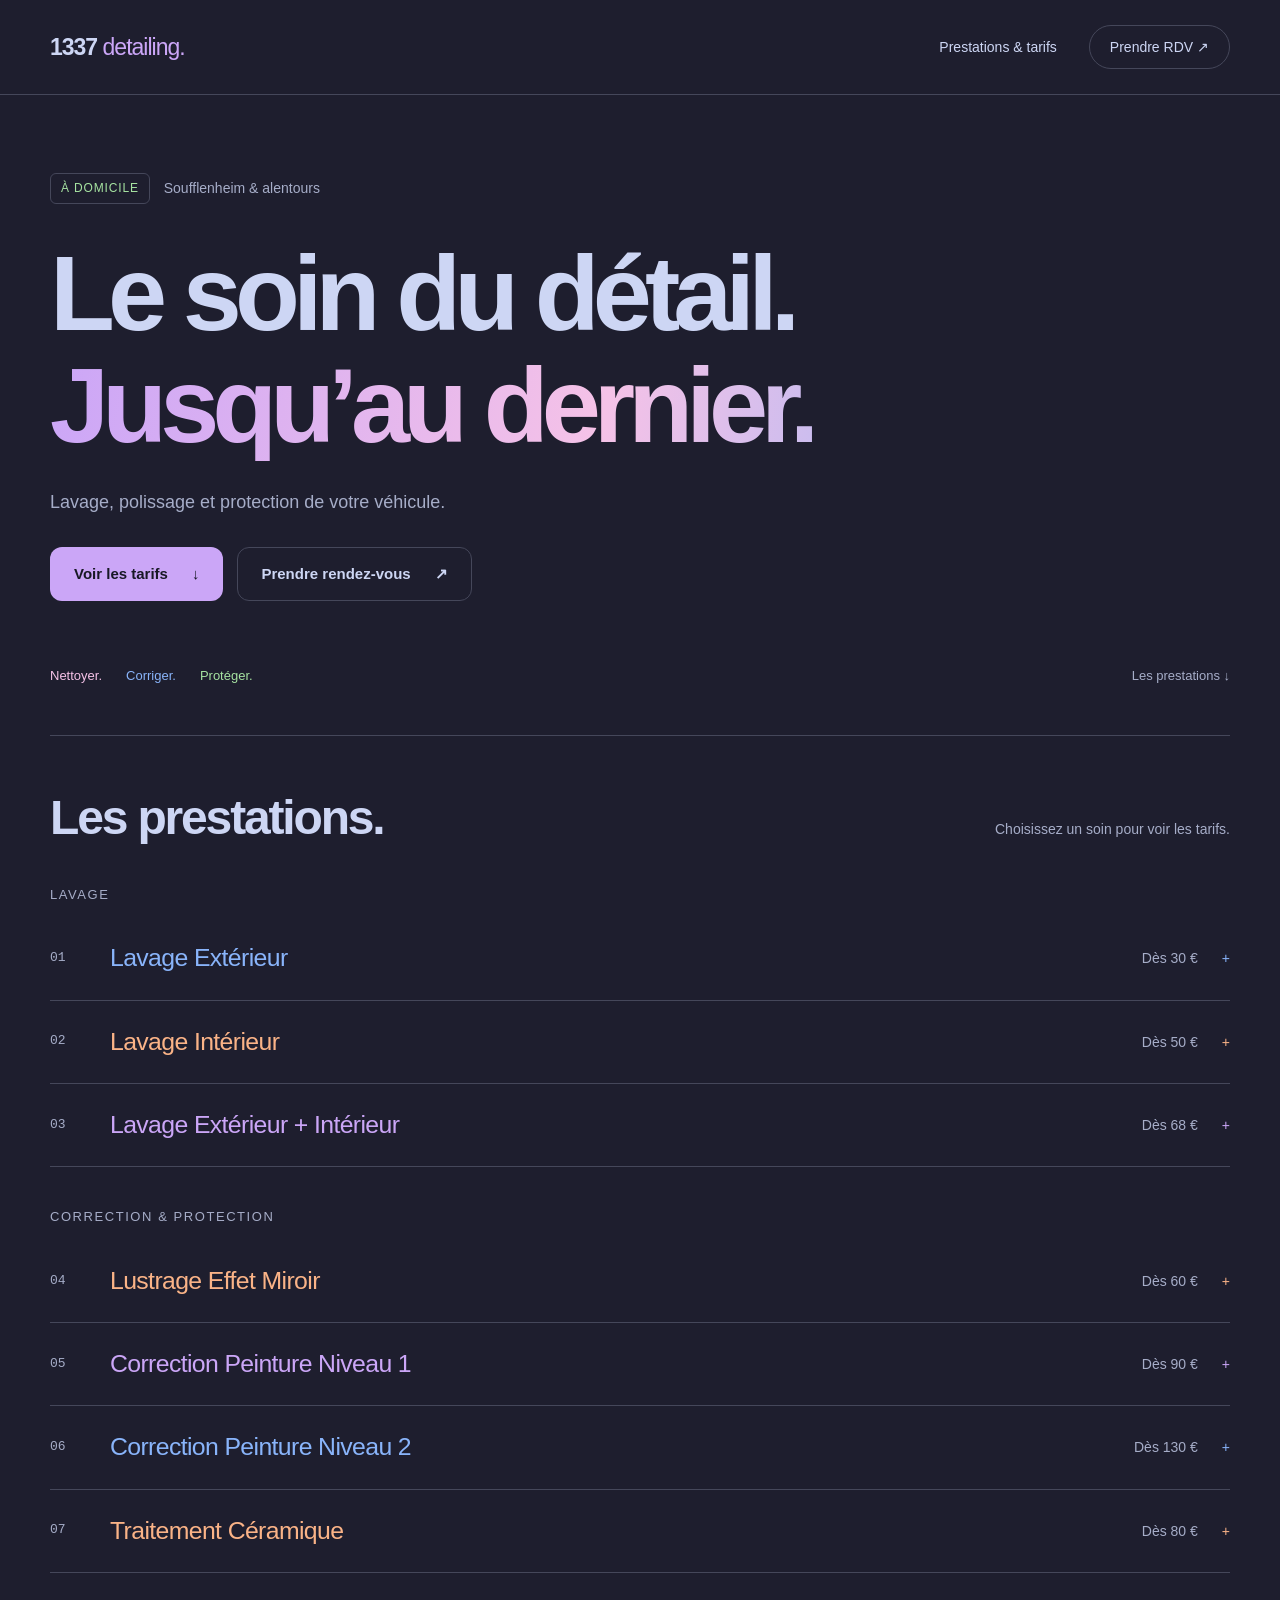
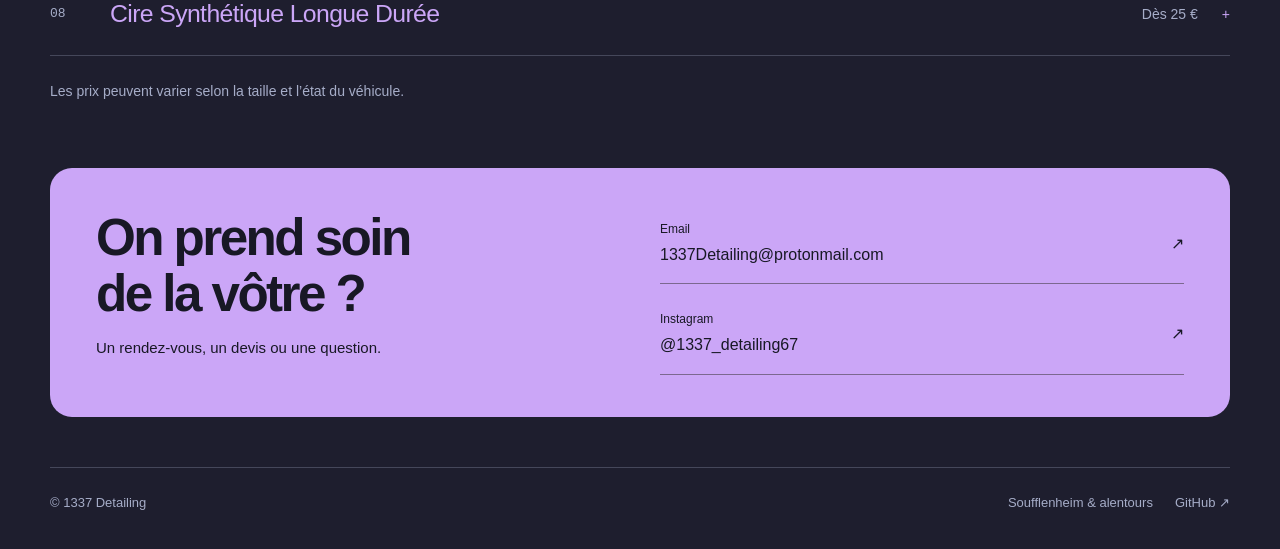
<file: archives/detailing-avant-refonte-2026-10-18.html>
<!doctype html>
<html lang="fr">
<head>
<meta charset="utf-8">
<meta name="viewport" content="width=device-width,initial-scale=1">
<meta name="theme-color" content="#1e1e2e">
<meta name="color-scheme" content="dark">
<meta name="description" content="1337 Detailing à domicile, à Soufflenheim et alentours. Lavage intérieur et extérieur, polissage, céramique. Prestations, tarifs et rendez-vous.">
<title>1337 Detailing — Soufflenheim et alentours</title>
<style>
:root{--bg:#1e1e2e;--surface:#181825;--text:#cdd6f4;--muted:#a6adc8;--line:#45475a;--mauve:#cba6f7;--pink:#f5c2e7;--blue:#89b4fa;--green:#a6e3a1;--peach:#fab387}
*{box-sizing:border-box}html{scroll-behavior:smooth;scroll-padding-top:30px}body{margin:0;background:var(--bg);color:var(--text);font:16px/1.6 Inter,"Segoe UI",Arial,sans-serif;-webkit-font-smoothing:antialiased}::selection{background:var(--mauve);color:var(--surface)}a{color:inherit;text-decoration:none}button{font:inherit;color:inherit;cursor:pointer}a:focus-visible,button:focus-visible,summary:focus-visible{outline:3px solid var(--peach);outline-offset:5px}.wrap{width:min(1180px,calc(100% - 64px));margin-inline:auto}.skip{position:fixed;top:-100px;padding:12px;background:var(--text);color:var(--bg);z-index:20}.skip:focus{top:8px}#scrollBar{position:fixed;inset:0 auto auto 0;height:3px;background:linear-gradient(90deg,var(--mauve),var(--pink),var(--blue));z-index:30;transform-origin:left;width:100%;transform:scaleX(0);pointer-events:none}
header{border-bottom:1px solid var(--line)}nav{min-height:94px;display:flex;align-items:center;justify-content:space-between;gap:20px}.brand{font-size:23px;letter-spacing:-1px;font-weight:750;white-space:nowrap}.brand span{color:var(--mauve);font-weight:500}.nav-links{display:flex;align-items:center;gap:32px;font-size:14px}.nav-links a{padding:12px 0}.nav-links a:hover{color:var(--pink)}.nav-links .nav-cta{border:1px solid var(--line);border-radius:100px;padding:10px 20px}.nav-toggle{display:none;background:none;border:1px solid var(--line);border-radius:8px;padding:9px 14px;font-size:14px}
.hero{padding:78px 0 48px}.eyebrow{font-size:14px;color:var(--muted);display:flex;gap:14px;align-items:center;flex-wrap:wrap}.badge{color:var(--green);border:1px solid var(--line);padding:5px 10px;border-radius:6px;font-size:12px;letter-spacing:.07em;text-transform:uppercase}h1{font-size:clamp(3.5rem,8.3vw,7.2rem);line-height:1.05;letter-spacing:-.065em;font-weight:700;margin:34px 0 27px}h1 span{display:block}.pastel{width:fit-content;background:linear-gradient(100deg,var(--mauve),var(--pink),var(--blue),var(--mauve));background-size:220% 100%;background-clip:text;-webkit-background-clip:text;color:transparent;animation:colors 5s ease both}.intro{font-size:18px;color:var(--muted);margin:0 0 30px}.actions{display:flex;gap:14px;flex-wrap:wrap}.btn{display:inline-flex;align-items:center;justify-content:center;gap:24px;min-height:54px;padding:14px 23px;border:1px solid var(--line);border-radius:12px;font-size:15px;font-weight:600;transition:transform .2s,background .2s}.btn:hover{transform:translateY(-3px);background:#313244}.btn.primary{background:var(--mauve);color:var(--surface);border-color:transparent}.btn.primary:hover{background:var(--pink)}.hero-foot{margin-top:65px;display:flex;justify-content:space-between;gap:20px;font-size:13px;color:var(--muted)}.hero-words{display:flex;gap:24px}.hero-words span:nth-child(1){color:var(--pink)}.hero-words span:nth-child(2){color:var(--blue)}.hero-words span:nth-child(3){color:var(--green)}
.services{border-top:1px solid var(--line);padding:56px 0 65px}.section-top{display:flex;justify-content:space-between;align-items:baseline;gap:20px;margin-bottom:35px}.section-top h2{font-size:clamp(2rem,4vw,3rem);line-height:1.1;letter-spacing:-.045em;font-weight:600;margin:0}.section-top p{font-size:14px;color:var(--muted);margin:0}.group-title{font-size:13px;text-transform:uppercase;letter-spacing:.12em;color:var(--muted);font-weight:500;margin:40px 0 12px}.service{border-bottom:1px solid var(--line);--tone:var(--mauve)}.service:nth-child(3n){--tone:var(--blue)}.service:nth-child(3n+1){--tone:var(--peach)}.service summary{list-style:none;display:grid;grid-template-columns:36px 1fr auto auto;align-items:center;gap:24px;padding:25px 0;cursor:pointer;transition:padding .2s}.service summary::-webkit-details-marker{display:none}.service summary:hover{padding-left:10px}.number{font-size:13px;color:var(--muted);font-family:ui-monospace,monospace}.service-name{font-size:clamp(1.1rem,2.1vw,1.55rem);font-weight:500;color:var(--tone);letter-spacing:-.025em;line-height:1.3}.starting{font-size:14px;color:var(--muted);white-space:nowrap}.more{font-size:14px;color:var(--tone)}.service[open] summary .more{visibility:hidden}.service[open] summary .more::after{content:'−';visibility:visible}.inline-detail{padding:0 0 28px 60px}.inline-detail p{color:var(--muted);margin:0 0 18px}.inline-detail .btn{margin-top:18px}.price-grid{display:grid;grid-template-columns:repeat(4,1fr);gap:10px;margin:20px 0}.price{background:var(--bg);border:1px solid var(--line);border-radius:12px;padding:16px}.price dt{font-size:13px;color:var(--muted);margin-bottom:8px}.price dd{font-size:25px;letter-spacing:-.04em;margin:0;font-weight:600}.offer{border-left:2px solid var(--green);padding:8px 15px;color:var(--green)!important;font-size:14px}.price-note{font-size:14px;color:var(--muted);margin:24px 0 0}
.contact{padding:42px 46px;background:var(--mauve);color:var(--surface);border-radius:22px;margin-bottom:50px;display:grid;grid-template-columns:1fr 1fr;gap:40px}.contact h2{font-size:clamp(2rem,4vw,3.3rem);font-weight:600;line-height:1.1;letter-spacing:-.05em;margin:0 0 14px}.contact p{font-size:15px;margin:0}.channels{display:flex;flex-direction:column;justify-content:center;gap:16px}.contact-link{border-bottom:1px solid #7c688f;padding:10px 0 16px;display:flex;justify-content:space-between;align-items:center;gap:16px}.contact-link:hover .contact-value{text-decoration:underline}.contact-label{display:block;font-size:12px;margin-bottom:3px}.contact-value{font-size:16px;overflow-wrap:anywhere}footer{border-top:1px solid var(--line);padding:25px 0 35px;display:flex;justify-content:space-between;gap:20px;color:var(--muted);font-size:13px}.footer-links{display:flex;gap:22px}footer a:hover{color:var(--pink)}
dialog{width:min(680px,calc(100% - 32px));max-height:calc(100dvh - 40px);border:1px solid var(--line);border-radius:20px;background:var(--surface);color:var(--text);padding:36px;margin:auto;overflow:auto}dialog::backdrop{background:#11111be0;backdrop-filter:blur(8px)}dialog[open]{animation:enter .25s ease}.dialog-top{display:flex;justify-content:space-between;align-items:center;gap:20px;margin-bottom:20px}.dialog-top span{font-size:13px;color:var(--muted)}.close{background:transparent;border:1px solid var(--line);border-radius:8px;padding:7px 13px;font-size:14px}dialog h2{font-size:clamp(1.65rem,4vw,2.2rem);font-weight:600;line-height:1.2;letter-spacing:-.04em;margin:0 0 17px}#modalDesc{color:var(--muted)}dialog .btn{width:100%;margin-top:12px}.enter{animation:enter .8s both}.delay{animation-delay:.1s}.delay2{animation-delay:.2s}@keyframes enter{from{opacity:0;transform:translateY(20px)}to{opacity:1;transform:none}}@keyframes colors{from{background-position:100% 50%}to{background-position:0 50%}}
@media(max-width:760px){.wrap{width:calc(100% - 40px)}nav{min-height:80px;flex-wrap:wrap;padding-block:18px}.brand{font-size:21px}.nav-toggle{display:block}.nav-links{width:100%;gap:20px;justify-content:space-between;padding-top:10px}.js .nav-links{display:none}.js .nav-links.open{display:flex}.hero{padding:45px 0 32px}h1{font-size:clamp(3rem,11.5vw,5.5rem)}.intro{font-size:16px;max-width:320px}.hero-foot{margin-top:44px}.hero-words{gap:18px}.hero-foot>a{display:none}.services{padding:38px 0 45px}.section-top{align-items:flex-start;flex-direction:column;gap:12px}.service summary{grid-template-columns:24px 1fr auto;gap:12px;padding:22px 0}.service-name{font-size:1.15rem}.starting{grid-column:2;font-size:13px}.more{grid-column:3;grid-row:1 / 3}.inline-detail{padding-left:0}.price-grid{grid-template-columns:1fr 1fr}.contact{grid-template-columns:1fr;padding:28px 24px;gap:20px}.contact-value{font-size:14px}footer{flex-wrap:wrap}dialog{padding:25px 20px}.eyebrow{gap:10px;font-size:13px}}
@media(prefers-reduced-motion:reduce){html{scroll-behavior:auto}*,*::before,*::after{animation:none!important;transition:none!important}}
</style>
</head>
<body>
<a class="skip" href="#main">Aller au contenu</a><div id="scrollBar" aria-hidden="true"></div>
<header id="home"><nav class="wrap" aria-label="Navigation principale"><a class="brand" href="#home">1337 <span>detailing.</span></a><button class="nav-toggle" id="navToggle" aria-expanded="false" aria-controls="navLinks">Menu</button><div class="nav-links" id="navLinks"><a href="#services">Prestations &amp; tarifs</a><a class="nav-cta" href="#contact">Prendre RDV ↗</a></div></nav></header>
<main class="wrap" id="main">
<section class="hero"><div class="eyebrow enter"><span class="badge">À domicile</span> Soufflenheim &amp; alentours</div><h1 class="enter delay"><span>Le soin du détail.</span><span class="pastel">Jusqu’au dernier.</span></h1><p class="intro enter delay2">Lavage, polissage et protection de votre véhicule.</p><div class="actions enter delay2"><a class="btn primary" href="#services">Voir les tarifs <span aria-hidden="true">↓</span></a><a class="btn" href="#contact">Prendre rendez-vous <span aria-hidden="true">↗</span></a></div><div class="hero-foot"><div class="hero-words"><span>Nettoyer.</span><span>Corriger.</span><span>Protéger.</span></div><a href="#services">Les prestations ↓</a></div></section>
<section class="services" id="services"><div class="section-top"><h2>Les prestations.</h2><p>Choisissez un soin pour voir les tarifs.</p></div>
<h3 class="group-title">Lavage</h3>
<details class="service"><summary aria-haspopup="dialog"><span class="number">01</span><span class="service-name">Lavage Extérieur</span><span class="starting">Dès 30 €</span><span class="more" aria-hidden="true">+</span></summary><div class="inline-detail"><p>Carrosserie, jantes et passages de roues.</p><p class="offer">Finition Brillante</p><dl class="price-grid"><div class="price"><dt>Moto</dt><dd>30€</dd></div><div class="price"><dt>Citadine</dt><dd>35€</dd></div><div class="price"><dt>Berline / Break</dt><dd>40€</dd></div><div class="price"><dt>SUV / 4x4</dt><dd>50€</dd></div></dl><a class="btn primary" href="#contact">Prendre rendez-vous ↗</a></div></details>
<details class="service"><summary aria-haspopup="dialog"><span class="number">02</span><span class="service-name">Lavage Intérieur</span><span class="starting">Dès 50 €</span><span class="more" aria-hidden="true">+</span></summary><div class="inline-detail"><p>Aspiration, plastiques et vitres intérieures.</p><p class="offer">Habitacle Assaini</p><dl class="price-grid"><div class="price"><dt>Moto</dt><dd>—</dd></div><div class="price"><dt>Citadine</dt><dd>50€</dd></div><div class="price"><dt>Berline / Break</dt><dd>60€</dd></div><div class="price"><dt>SUV / 4x4</dt><dd>65€</dd></div></dl><a class="btn primary" href="#contact">Prendre rendez-vous ↗</a></div></details>
<details class="service"><summary aria-haspopup="dialog"><span class="number">03</span><span class="service-name">Lavage Extérieur + Intérieur</span><span class="starting">Dès 68 €</span><span class="more" aria-hidden="true">+</span></summary><div class="inline-detail"><p>Le lavage complet, intérieur et extérieur.</p><p class="offer">Économie exclusive de -20% déjà calculée et appliquée sur cette formule</p><dl class="price-grid"><div class="price"><dt>Moto</dt><dd>—</dd></div><div class="price"><dt>Citadine</dt><dd>68€</dd></div><div class="price"><dt>Berline / Break</dt><dd>80€</dd></div><div class="price"><dt>SUV / 4x4</dt><dd>92€</dd></div></dl><a class="btn primary" href="#contact">Prendre rendez-vous ↗</a></div></details>
<h3 class="group-title">Correction &amp; protection</h3>
<details class="service"><summary aria-haspopup="dialog"><span class="number">04</span><span class="service-name">Lustrage Effet Miroir</span><span class="starting">Dès 60 €</span><span class="more" aria-hidden="true">+</span></summary><div class="inline-detail"><p>Polissage de finition pour raviver la brillance.</p><p class="offer">Offre Spéciale : -50% sur la Cire Synthétique Longue Durée avec ce soin</p><dl class="price-grid"><div class="price"><dt>Moto</dt><dd>60€</dd></div><div class="price"><dt>Citadine</dt><dd>100€</dd></div><div class="price"><dt>Berline / Break</dt><dd>115€</dd></div><div class="price"><dt>SUV / 4x4</dt><dd>130€</dd></div></dl><a class="btn primary" href="#contact">Prendre rendez-vous ↗</a></div></details>
<details class="service"><summary aria-haspopup="dialog"><span class="number">05</span><span class="service-name">Correction Peinture Niveau 1</span><span class="starting">Dès 90 €</span><span class="more" aria-hidden="true">+</span></summary><div class="inline-detail"><p>Correction des micro-rayures légères.</p><p class="offer">Offre Spéciale : -50% sur la Cire Synthétique Longue Durée avec ce soin</p><dl class="price-grid"><div class="price"><dt>Moto</dt><dd>90€</dd></div><div class="price"><dt>Citadine</dt><dd>150€</dd></div><div class="price"><dt>Berline / Break</dt><dd>170€</dd></div><div class="price"><dt>SUV / 4x4</dt><dd>190€</dd></div></dl><a class="btn primary" href="#contact">Prendre rendez-vous ↗</a></div></details>
<details class="service"><summary aria-haspopup="dialog"><span class="number">06</span><span class="service-name">Correction Peinture Niveau 2</span><span class="starting">Dès 130 €</span><span class="more" aria-hidden="true">+</span></summary><div class="inline-detail"><p>Polissage en plusieurs étapes des défauts marqués.</p><p class="offer">Offre Spéciale : -50% sur la Cire Synthétique Longue Durée avec ce soin</p><dl class="price-grid"><div class="price"><dt>Moto</dt><dd>130€</dd></div><div class="price"><dt>Citadine</dt><dd>200€</dd></div><div class="price"><dt>Berline / Break</dt><dd>240€</dd></div><div class="price"><dt>SUV / 4x4</dt><dd>280€</dd></div></dl><a class="btn primary" href="#contact">Prendre rendez-vous ↗</a></div></details>
<details class="service"><summary aria-haspopup="dialog"><span class="number">07</span><span class="service-name">Traitement Céramique</span><span class="starting">Dès 80 €</span><span class="more" aria-hidden="true">+</span></summary><div class="inline-detail"><p>Protection hydrophobe pour faciliter les lavages.</p><p class="offer">Protection Longue Durée</p><dl class="price-grid"><div class="price"><dt>Moto</dt><dd>80€</dd></div><div class="price"><dt>Citadine</dt><dd>100€</dd></div><div class="price"><dt>Berline / Break</dt><dd>130€</dd></div><div class="price"><dt>SUV / 4x4</dt><dd>160€</dd></div></dl><a class="btn primary" href="#contact">Prendre rendez-vous ↗</a></div></details>
<details class="service"><summary aria-haspopup="dialog"><span class="number">08</span><span class="service-name">Cire Synthétique Longue Durée</span><span class="starting">Dès 25 €</span><span class="more" aria-hidden="true">+</span></summary><div class="inline-detail"><p>Protection et brillance avec un scellant synthétique.</p><p class="offer">Bénéficiez de -50% si couplé à un lustrage ou une correction de peinture</p><dl class="price-grid"><div class="price"><dt>Moto</dt><dd>25€</dd></div><div class="price"><dt>Citadine</dt><dd>40€</dd></div><div class="price"><dt>Berline / Break</dt><dd>50€</dd></div><div class="price"><dt>SUV / 4x4</dt><dd>70€</dd></div></dl><a class="btn primary" href="#contact">Prendre rendez-vous ↗</a></div></details>
<p class="price-note">Les prix peuvent varier selon la taille et l’état du véhicule.</p></section>
<section class="contact" id="contact"><div><h2>On prend soin<br>de la vôtre ?</h2><p>Un rendez-vous, un devis ou une question.</p></div><div class="channels"><a class="contact-link" href="mailto:1337Detailing@protonmail.com"><span><span class="contact-label">Email</span><span class="contact-value">1337Detailing@protonmail.com</span></span><span aria-hidden="true">↗</span></a><a class="contact-link" href="https://instagram.com/1337_detailing67" target="_blank" rel="noopener"><span><span class="contact-label">Instagram</span><span class="contact-value">@1337_detailing67</span></span><span aria-hidden="true">↗</span></a></div></section>
</main>
<footer class="wrap"><span>© 1337 Detailing</span><div class="footer-links"><span>Soufflenheim &amp; alentours</span><a href="https://github.com/1337Detailing/1337detailing.github.io">GitHub ↗</a></div></footer>
<dialog id="svcModal" aria-labelledby="modalTitle" aria-describedby="modalDesc"><div class="dialog-top"><span id="modalNum"></span><button class="close" id="modalClose" autofocus>Fermer ×</button></div><h2 id="modalTitle"></h2><p id="modalDesc"></p><div id="modalOfferZone"></div><dl class="price-grid" id="modalGrid"></dl><p class="price-note">Les prix peuvent varier selon la taille et l’état du véhicule.</p><a class="btn primary" id="modalBookBtn" href="#contact">Prendre rendez-vous ↗</a></dialog>
<script>
const services = [{"id": "01", "title": "Lavage Extérieur", "desc": "Carrosserie, jantes et passages de roues.", "tag": "Finition Brillante", "offer": "", "p-moto": "30€", "p-citadine": "35€", "p-berline": "40€", "p-suv": "50€"}, {"id": "02", "title": "Lavage Intérieur", "desc": "Aspiration, plastiques et vitres intérieures.", "tag": "Habitacle Assaini", "offer": "", "p-moto": "—", "p-citadine": "50€", "p-berline": "60€", "p-suv": "65€"}, {"id": "03", "title": "Lavage Extérieur + Intérieur", "desc": "Le lavage complet, intérieur et extérieur.", "tag": "", "offer": "Économie exclusive de -20% déjà calculée et appliquée sur cette formule", "p-moto": "—", "p-citadine": "68€", "p-berline": "80€", "p-suv": "92€"}, {"id": "04", "title": "Lustrage Effet Miroir", "desc": "Polissage de finition pour raviver la brillance.", "tag": "", "offer": "Offre Spéciale : -50% sur la Cire Synthétique Longue Durée avec ce soin", "p-moto": "60€", "p-citadine": "100€", "p-berline": "115€", "p-suv": "130€"}, {"id": "05", "title": "Correction Peinture Niveau 1", "desc": "Correction des micro-rayures légères.", "tag": "", "offer": "Offre Spéciale : -50% sur la Cire Synthétique Longue Durée avec ce soin", "p-moto": "90€", "p-citadine": "150€", "p-berline": "170€", "p-suv": "190€"}, {"id": "06", "title": "Correction Peinture Niveau 2", "desc": "Polissage en plusieurs étapes des défauts marqués.", "tag": "", "offer": "Offre Spéciale : -50% sur la Cire Synthétique Longue Durée avec ce soin", "p-moto": "130€", "p-citadine": "200€", "p-berline": "240€", "p-suv": "280€"}, {"id": "07", "title": "Traitement Céramique", "desc": "Protection hydrophobe pour faciliter les lavages.", "tag": "Protection Longue Durée", "offer": "", "p-moto": "80€", "p-citadine": "100€", "p-berline": "130€", "p-suv": "160€"}, {"id": "08", "title": "Cire Synthétique Longue Durée", "desc": "Protection et brillance avec un scellant synthétique.", "tag": "Protection Renforcée", "offer": "Bénéficiez de -50% si couplé à un lustrage ou une correction de peinture", "p-moto": "25€", "p-citadine": "40€", "p-berline": "50€", "p-suv": "70€"}];
const modal = document.getElementById('svcModal');
const motion = matchMedia('(prefers-reduced-motion: reduce)');
const navToggle = document.getElementById('navToggle');
const navLinks = document.getElementById('navLinks');
document.documentElement.classList.add('js');
function closeNav(){navLinks.classList.remove('open');navToggle.setAttribute('aria-expanded','false');navToggle.textContent='Menu';}
navToggle.addEventListener('click',()=>{const open=navLinks.classList.toggle('open');navToggle.setAttribute('aria-expanded',String(open));navToggle.textContent=open?'Fermer':'Menu';});
navLinks.querySelectorAll('a').forEach(a=>a.addEventListener('click',closeNav));
document.addEventListener('keydown',e=>{if(e.key==='Escape')closeNav();});
let previousOverflow='';
if(typeof modal.showModal==='function'){
 document.querySelectorAll('.service').forEach((row,i)=>row.querySelector('summary').addEventListener('click',event=>{
  event.preventDefault();const s=services[i];
  document.getElementById('modalNum').textContent='Prestation '+s.id;
  document.getElementById('modalTitle').textContent=s.title;
  document.getElementById('modalDesc').textContent=s.desc;
  const zone=document.getElementById('modalOfferZone');zone.replaceChildren();
  if(s.offer||s.tag){const p=document.createElement('p');p.className='offer';p.textContent=s.offer||s.tag;zone.append(p);}
  document.getElementById('modalGrid').replaceChildren(...['moto','citadine','berline','suv'].map((key,i)=>{const div=document.createElement('div');div.className='price';const dt=document.createElement('dt');dt.textContent=['Moto','Citadine','Berline / Break','SUV / 4x4'][i];const dd=document.createElement('dd');dd.textContent=s['p-'+key];div.append(dt,dd);return div;}));
  previousOverflow=document.body.style.overflow;modal.showModal();document.body.style.overflow='hidden';
 }));
}
document.getElementById('modalClose').addEventListener('click',()=>modal.close());
modal.addEventListener('close',()=>{document.body.style.overflow=previousOverflow;});
modal.addEventListener('click',e=>{if(e.target!==modal)return;const r=modal.getBoundingClientRect();if(e.clientX<r.left||e.clientX>r.right||e.clientY<r.top||e.clientY>r.bottom)modal.close();});
document.getElementById('modalBookBtn').addEventListener('click',e=>{e.preventDefault();modal.close();requestAnimationFrame(()=>{location.hash='contact';const target=document.querySelector('#contact a');target.focus({preventScroll:true});document.getElementById('contact').scrollIntoView({behavior:motion.matches?'instant':'smooth'});});});
if('IntersectionObserver' in window){const observer=new IntersectionObserver(entries=>entries.forEach(entry=>{if(!entry.isIntersecting)return;if(!motion.matches&&entry.target.animate)entry.target.animate([{opacity:.3,transform:'translateY(16px)'},{opacity:1,transform:'none'}],{duration:600,easing:'ease-out'});observer.unobserve(entry.target);}),{threshold:.1});document.querySelectorAll('.service,.contact').forEach(el=>observer.observe(el));}
let pending=false;function updateProgress(){const height=document.documentElement.scrollHeight-innerHeight;document.getElementById('scrollBar').style.transform='scaleX('+(height>0?Math.min(1,Math.max(0,scrollY/height)):0)+')';pending=false;}addEventListener('scroll',()=>{if(!pending){pending=true;requestAnimationFrame(updateProgress);}},{passive:true});addEventListener('resize',updateProgress);updateProgress();
</script>
</body>
</html>
</file>
